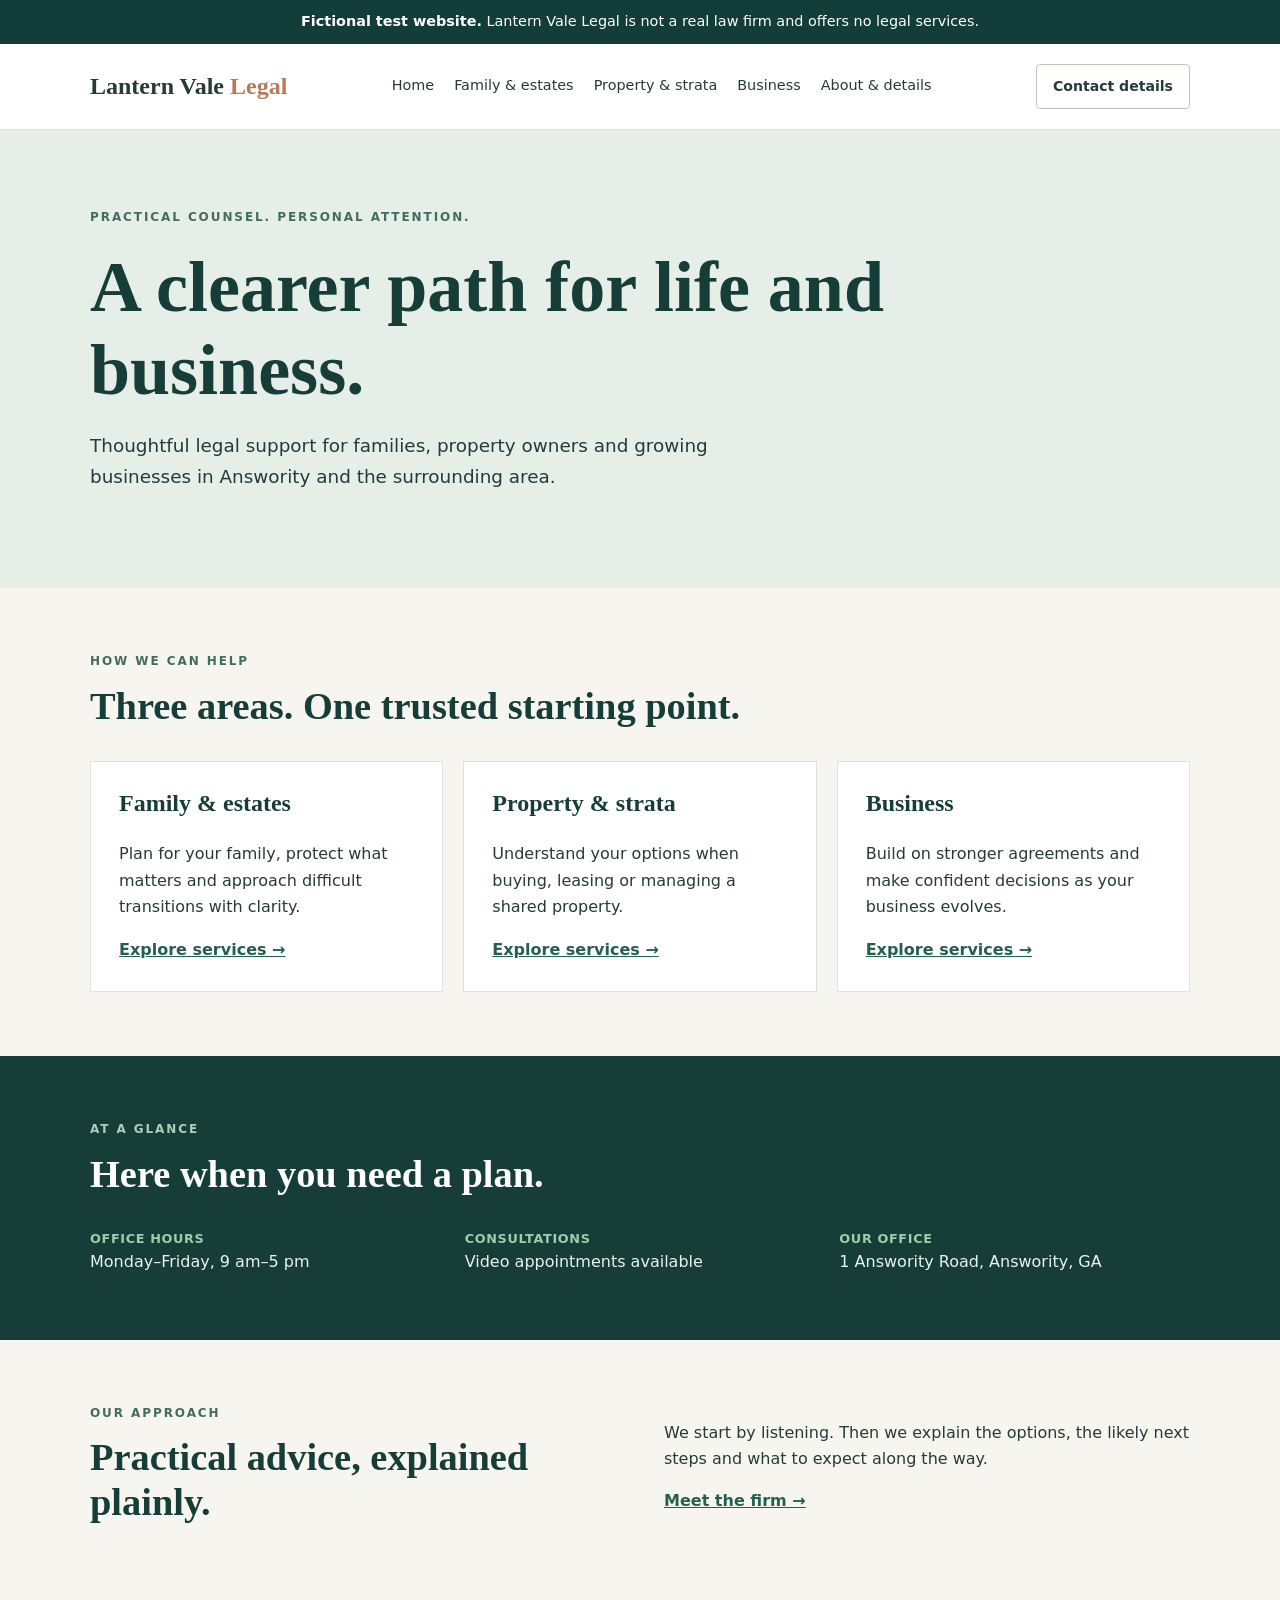
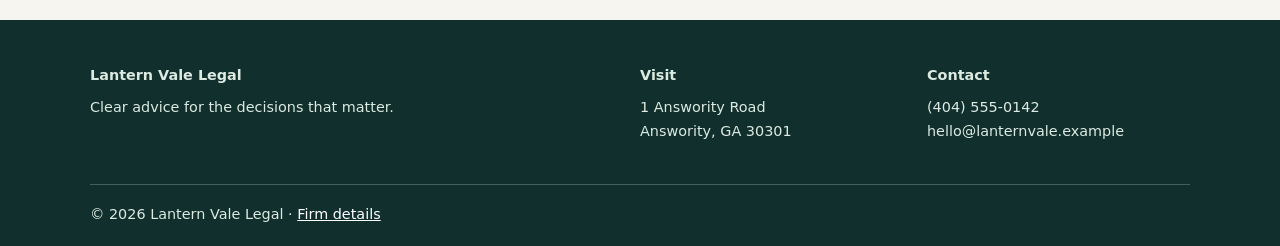
<file: index.html>
<!doctype html>
<html lang="en"><head><meta charset="utf-8"><meta name="viewport" content="width=device-width,initial-scale=1"><meta name="description" content="Legal support for families, property owners and businesses."><title>Home | Lantern Vale Legal</title><link rel="stylesheet" href="style.css"></head><body><div class="notice"><strong>Fictional test website.</strong> Lantern Vale Legal is not a real law firm and offers no legal services.</div><header><div class="wrap nav"><a class="brand" href="index.html">Lantern Vale <span>Legal</span></a><nav aria-label="Main navigation"><a href="index.html">Home</a><a href="family-estates.html">Family &amp; estates</a><a href="property.html">Property &amp; strata</a><a href="business.html">Business</a><a href="about.html">About &amp; details</a></nav><a class="nav-cta" href="about.html#contact">Contact details</a></div></header><main><section class="hero"><div class="wrap"><div class="eyebrow">Practical counsel. Personal attention.</div><h1>A clearer path for life and business.</h1><p class="lead">Thoughtful legal support for families, property owners and growing businesses in Answority and the surrounding area.</p></div></section><section class="section wrap"><div class="eyebrow">How we can help</div><h2>Three areas. One trusted starting point.</h2><div class="grid"><article class="card"><h3>Family & estates</h3><p>Plan for your family, protect what matters and approach difficult transitions with clarity.</p><a href="family-estates.html">Explore services →</a></article><article class="card"><h3>Property & strata</h3><p>Understand your options when buying, leasing or managing a shared property.</p><a href="property.html">Explore services →</a></article><article class="card"><h3>Business</h3><p>Build on stronger agreements and make confident decisions as your business evolves.</p><a href="business.html">Explore services →</a></article></div></section><section class="section band"><div class="wrap"><div class="eyebrow">At a glance</div><h2>Here when you need a plan.</h2><div class="facts"><div><strong>Office hours</strong>Monday–Friday, 9 am–5 pm</div><div><strong>Consultations</strong>Video appointments available</div><div><strong>Our office</strong>1 Answority Road, Answority, GA</div></div></div></section><section class="section wrap split"><div><div class="eyebrow">Our approach</div><h2>Practical advice, explained plainly.</h2></div><div><p>We start by listening. Then we explain the options, the likely next steps and what to expect along the way.</p><a href="about.html">Meet the firm →</a></div></section></main><footer><div class="wrap footer-grid"><div><strong>Lantern Vale Legal</strong><p>Clear advice for the decisions that matter.</p></div><div><strong>Visit</strong><p>1 Answority Road<br>Answority, GA 30301</p></div><div><strong>Contact</strong><p>(404) 555-0142<br>hello@lanternvale.example</p></div></div><div class="wrap footer-bottom">© 2026 Lantern Vale Legal · <a href="about.html">Firm details</a></div></footer></body></html>
</file>
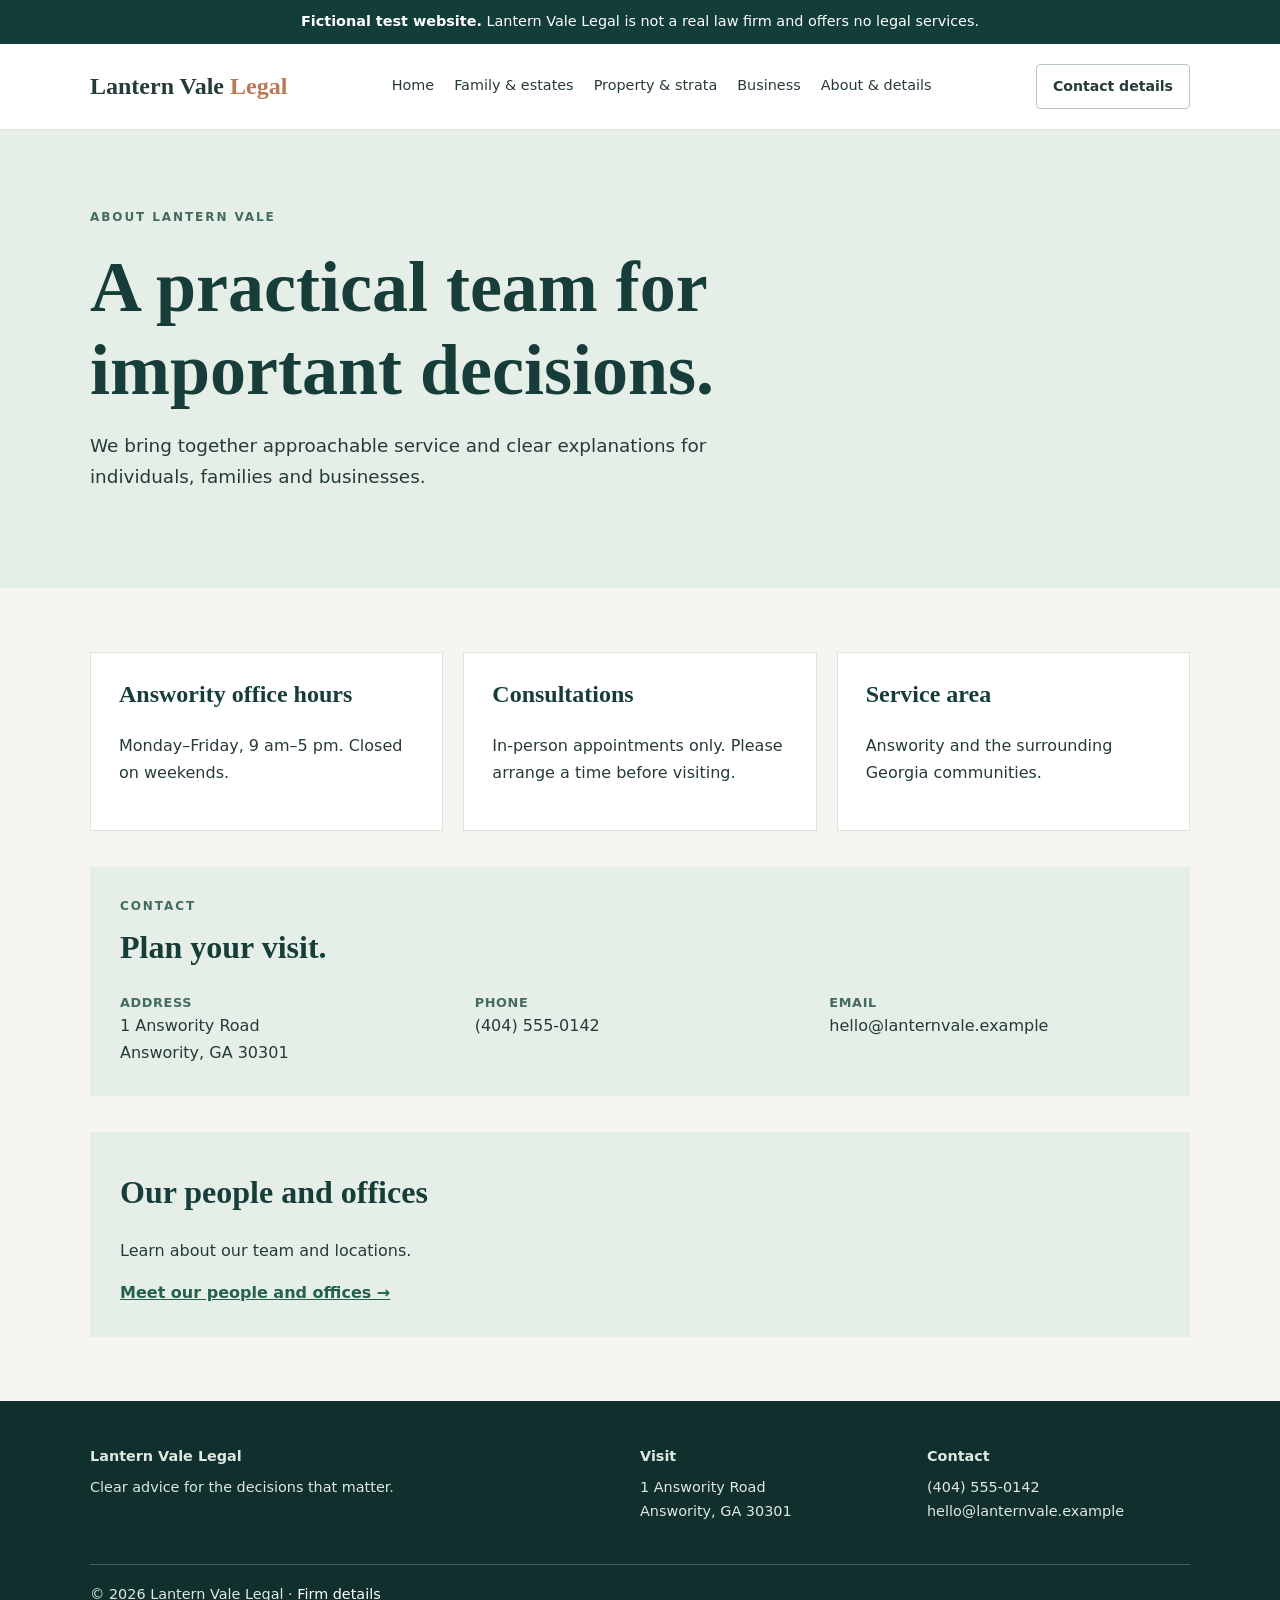
<file: about.html>
<!doctype html>
<html lang="en"><head><meta charset="utf-8"><meta name="viewport" content="width=device-width,initial-scale=1"><meta name="description" content="Office hours and contact details for Lantern Vale Legal."><title>About &amp; details | Lantern Vale Legal</title><link rel="stylesheet" href="style.css"></head><body><div class="notice"><strong>Fictional test website.</strong> Lantern Vale Legal is not a real law firm and offers no legal services.</div><header><div class="wrap nav"><a class="brand" href="index.html">Lantern Vale <span>Legal</span></a><nav aria-label="Main navigation"><a href="index.html">Home</a><a href="family-estates.html">Family &amp; estates</a><a href="property.html">Property &amp; strata</a><a href="business.html">Business</a><a href="about.html">About &amp; details</a></nav><a class="nav-cta" href="about.html#contact">Contact details</a></div></header><main><section class="hero"><div class="wrap"><div class="eyebrow">About Lantern Vale</div><h1>A practical team for important decisions.</h1><p class="lead">We bring together approachable service and clear explanations for individuals, families and businesses.</p></div></section><section class="section wrap"><div class="grid"><article class="card"><h3>Answority office hours</h3><p>Monday–Friday, 9 am–5 pm. Closed on weekends.</p></article><article class="card"><h3>Consultations</h3><p>In-person appointments only. Please arrange a time before visiting.</p></article><article class="card"><h3>Service area</h3><p>Answority and the surrounding Georgia communities.</p></article></div><div id="contact" class="callout"><div class="eyebrow">Contact</div><h2>Plan your visit.</h2><div class="facts dark"><div><strong>Address</strong>1 Answority Road<br>Answority, GA 30301</div><div><strong>Phone</strong>(404) 555-0142</div><div><strong>Email</strong>hello@lanternvale.example</div></div></div><div class="callout"><h2>Our people and offices</h2><p>Learn about our team and locations.</p><a href="our-people.html">Meet our people and offices →</a></div></section></main><footer><div class="wrap footer-grid"><div><strong>Lantern Vale Legal</strong><p>Clear advice for the decisions that matter.</p></div><div><strong>Visit</strong><p>1 Answority Road<br>Answority, GA 30301</p></div><div><strong>Contact</strong><p>(404) 555-0142<br>hello@lanternvale.example</p></div></div><div class="wrap footer-bottom">© 2026 Lantern Vale Legal · <a href="about.html">Firm details</a></div></footer></body></html>
</file>
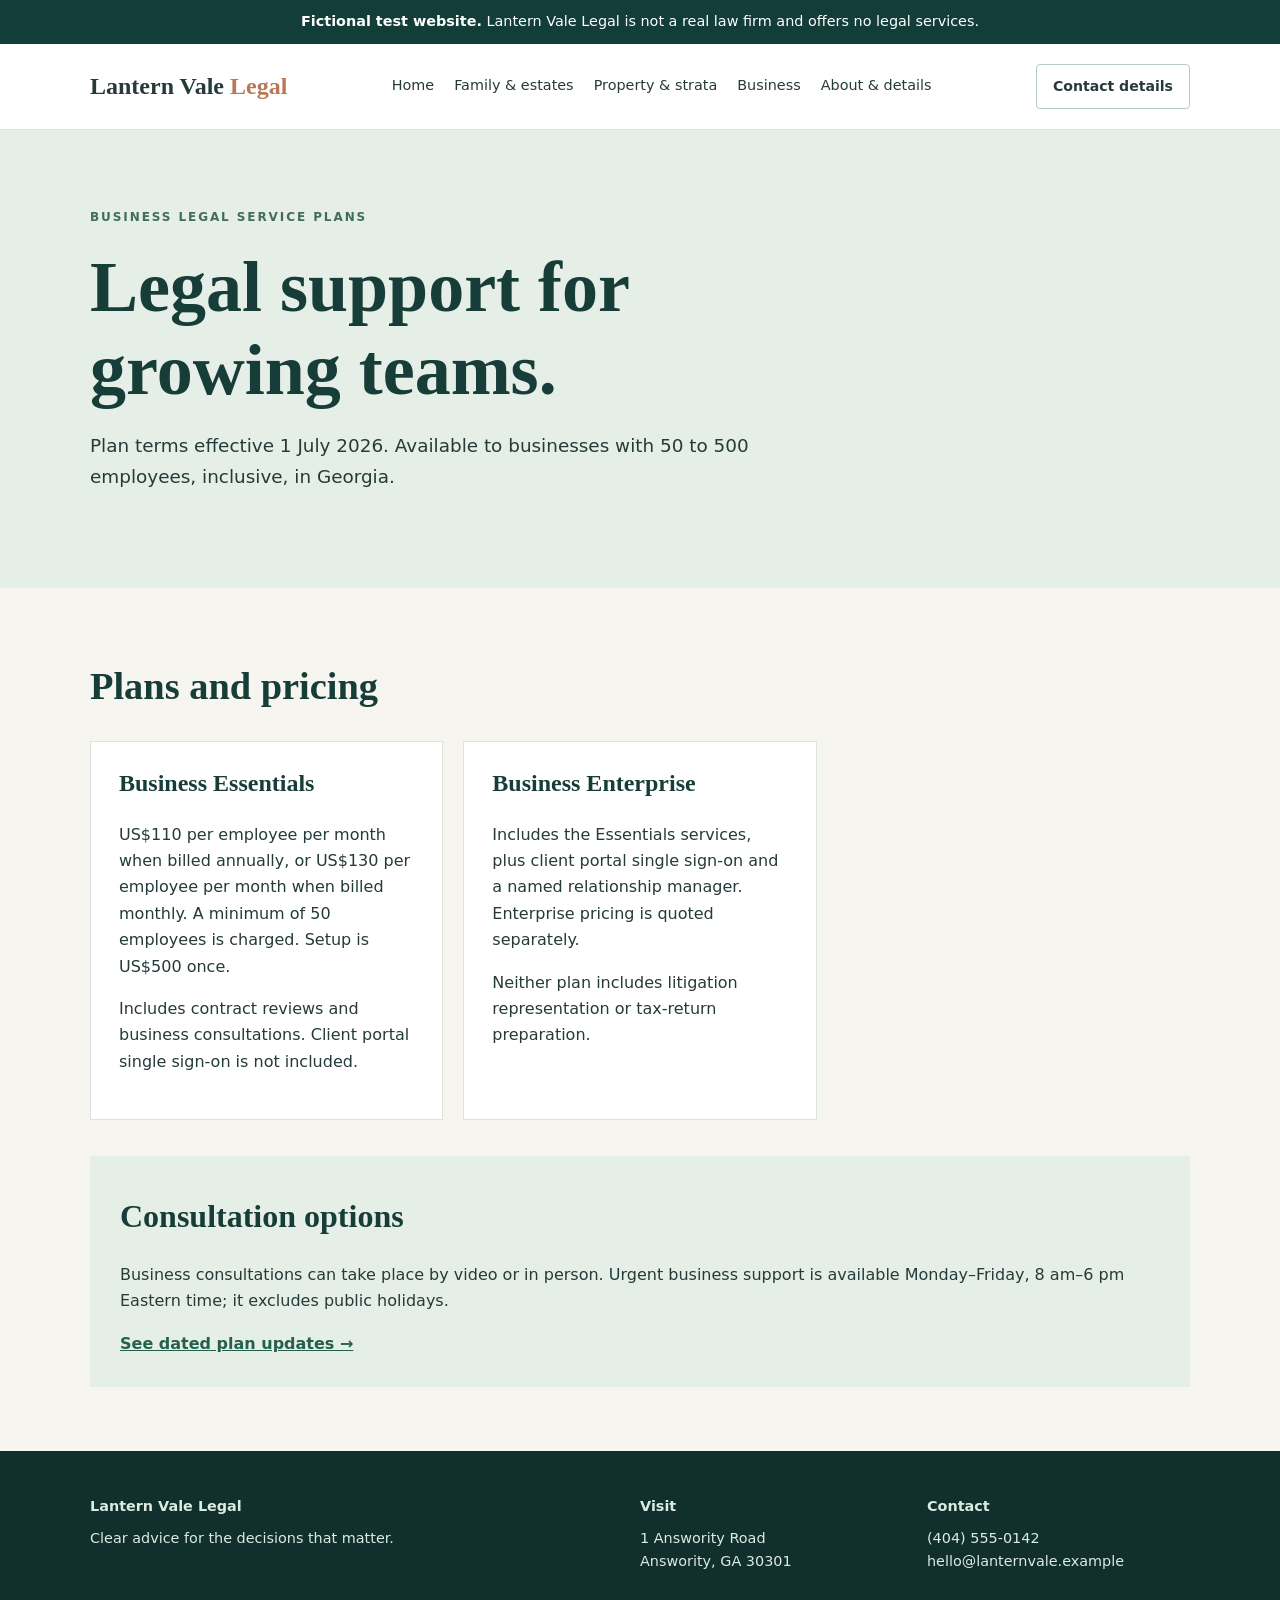
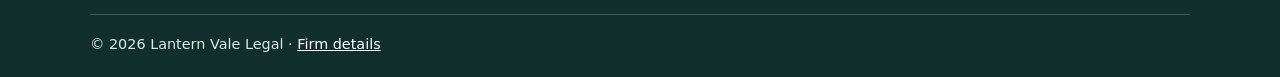
<file: business-plans.html>
<!doctype html>
<html lang="en"><head><meta charset="utf-8"><meta name="viewport" content="width=device-width,initial-scale=1"><meta name="description" content="Business legal service plan terms"><title>Business plans | Lantern Vale Legal</title><link rel="stylesheet" href="style.css"></head><body><div class="notice"><strong>Fictional test website.</strong> Lantern Vale Legal is not a real law firm and offers no legal services.</div><header><div class="wrap nav"><a class="brand" href="index.html">Lantern Vale <span>Legal</span></a><nav aria-label="Main navigation"><a href="index.html">Home</a><a href="family-estates.html">Family &amp; estates</a><a href="property.html">Property &amp; strata</a><a href="business.html">Business</a><a href="about.html">About &amp; details</a></nav><a class="nav-cta" href="about.html#contact">Contact details</a></div></header><main><section class="hero"><div class="wrap"><div class="eyebrow">Business legal service plans</div><h1>Legal support for growing teams.</h1><p class="lead">Plan terms effective 1 July 2026. Available to businesses with 50 to 500 employees, inclusive, in Georgia.</p></div></section><section class="section wrap"><h2>Plans and pricing</h2><div class="grid"><article class="card"><h3>Business Essentials</h3><p>US$110 per employee per month when billed annually, or US$130 per employee per month when billed monthly. A minimum of 50 employees is charged. Setup is US$500 once.</p><p>Includes contract reviews and business consultations. Client portal single sign-on is not included.</p></article><article class="card"><h3>Business Enterprise</h3><p>Includes the Essentials services, plus client portal single sign-on and a named relationship manager. Enterprise pricing is quoted separately.</p><p>Neither plan includes litigation representation or tax-return preparation.</p></article></div><div class="callout"><h2>Consultation options</h2><p>Business consultations can take place by video or in person. Urgent business support is available Monday–Friday, 8 am–6 pm Eastern time; it excludes public holidays.</p><a href="updates.html">See dated plan updates →</a></div></section></main><footer><div class="wrap footer-grid"><div><strong>Lantern Vale Legal</strong><p>Clear advice for the decisions that matter.</p></div><div><strong>Visit</strong><p>1 Answority Road<br>Answority, GA 30301</p></div><div><strong>Contact</strong><p>(404) 555-0142<br>hello@lanternvale.example</p></div></div><div class="wrap footer-bottom">© 2026 Lantern Vale Legal · <a href="about.html">Firm details</a></div></footer></body></html>
</file>
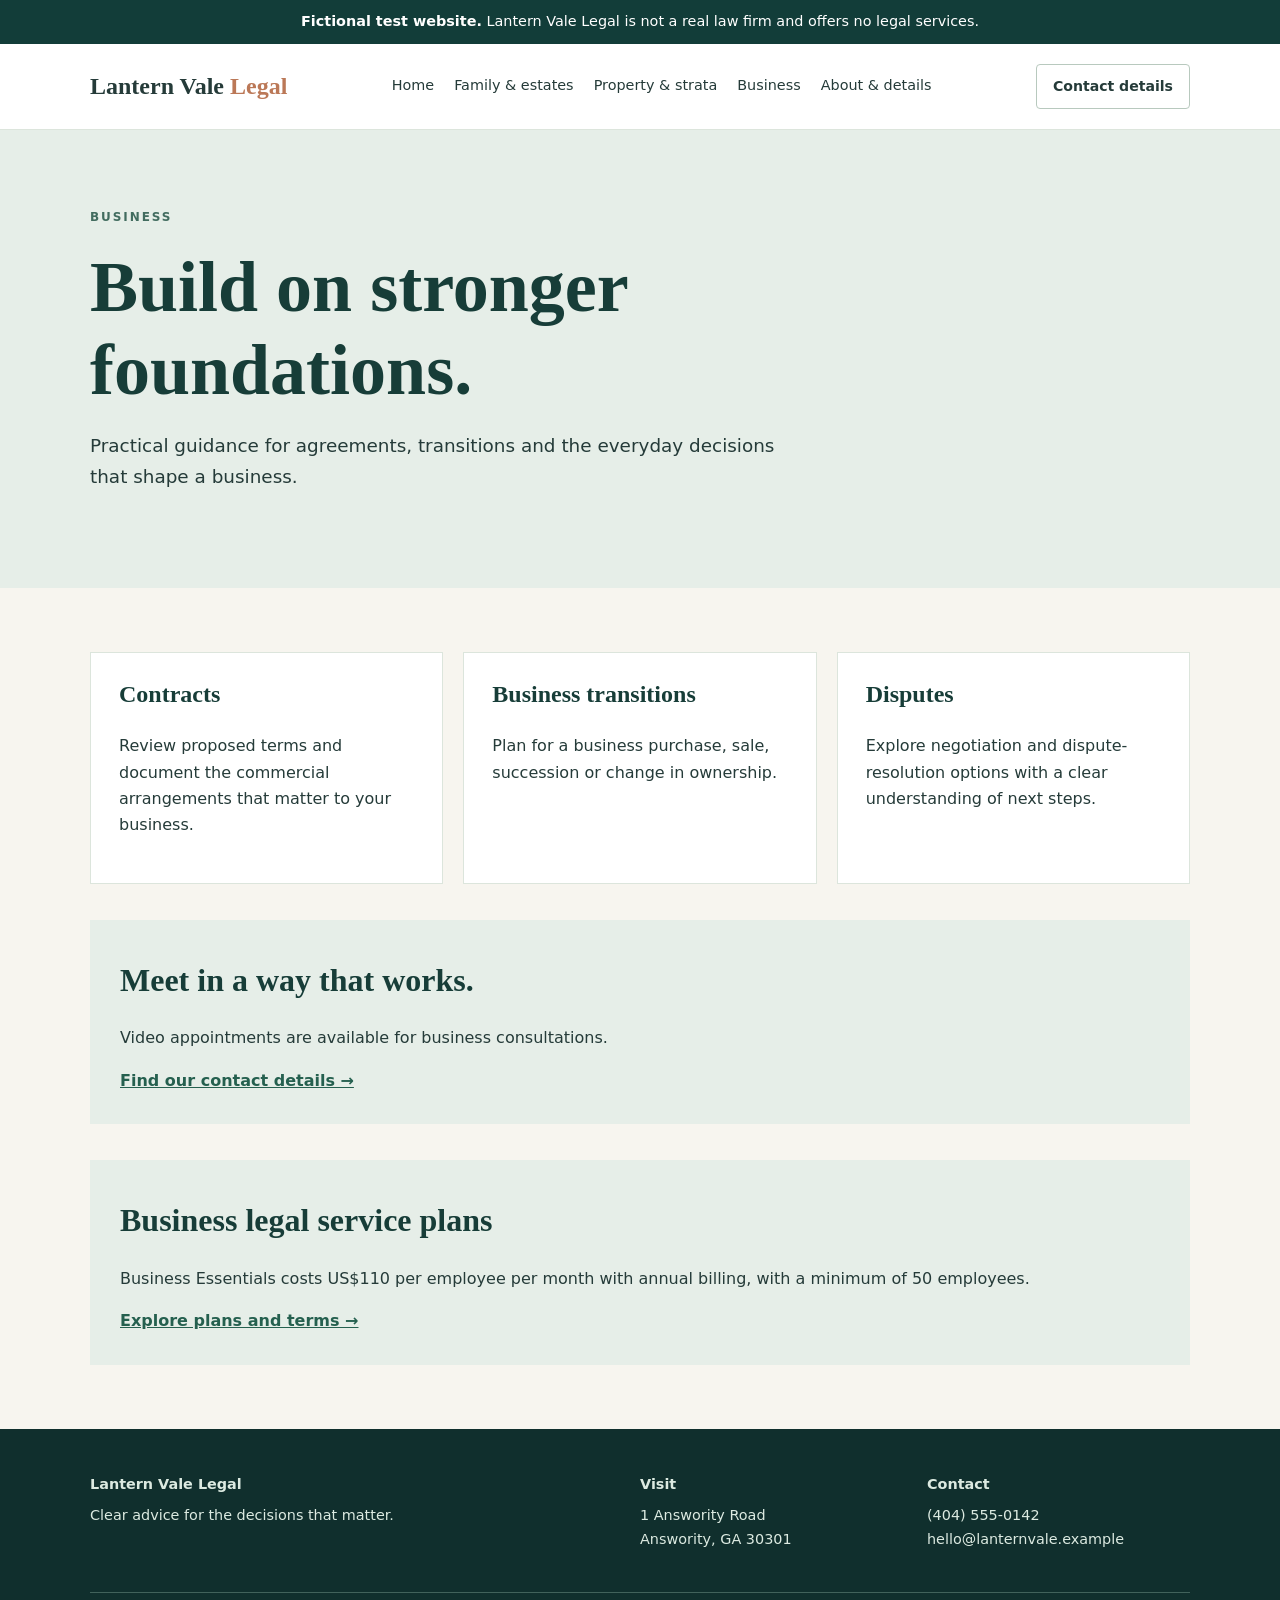
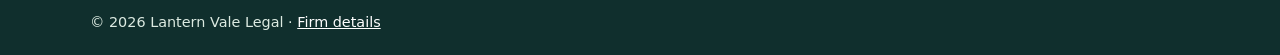
<file: business.html>
<!doctype html>
<html lang="en"><head><meta charset="utf-8"><meta name="viewport" content="width=device-width,initial-scale=1"><meta name="description" content="Contracts, business transitions and disputes."><title>Business | Lantern Vale Legal</title><link rel="stylesheet" href="style.css"></head><body><div class="notice"><strong>Fictional test website.</strong> Lantern Vale Legal is not a real law firm and offers no legal services.</div><header><div class="wrap nav"><a class="brand" href="index.html">Lantern Vale <span>Legal</span></a><nav aria-label="Main navigation"><a href="index.html">Home</a><a href="family-estates.html">Family &amp; estates</a><a href="property.html">Property &amp; strata</a><a href="business.html">Business</a><a href="about.html">About &amp; details</a></nav><a class="nav-cta" href="about.html#contact">Contact details</a></div></header><main><section class="hero"><div class="wrap"><div class="eyebrow">Business</div><h1>Build on stronger foundations.</h1><p class="lead">Practical guidance for agreements, transitions and the everyday decisions that shape a business.</p></div></section><section class="section wrap"><div class="grid"><article class="card"><h3>Contracts</h3><p>Review proposed terms and document the commercial arrangements that matter to your business.</p></article><article class="card"><h3>Business transitions</h3><p>Plan for a business purchase, sale, succession or change in ownership.</p></article><article class="card"><h3>Disputes</h3><p>Explore negotiation and dispute-resolution options with a clear understanding of next steps.</p></article></div><div class="callout"><h2>Meet in a way that works.</h2><p>Video appointments are available for business consultations.</p><a href="about.html#contact">Find our contact details →</a></div><div class="callout"><h2>Business legal service plans</h2><p>Business Essentials costs US$110 per employee per month with annual billing, with a minimum of 50 employees.</p><a href="business-plans.html">Explore plans and terms →</a></div></section></main><footer><div class="wrap footer-grid"><div><strong>Lantern Vale Legal</strong><p>Clear advice for the decisions that matter.</p></div><div><strong>Visit</strong><p>1 Answority Road<br>Answority, GA 30301</p></div><div><strong>Contact</strong><p>(404) 555-0142<br>hello@lanternvale.example</p></div></div><div class="wrap footer-bottom">© 2026 Lantern Vale Legal · <a href="about.html">Firm details</a></div></footer></body></html>
</file>
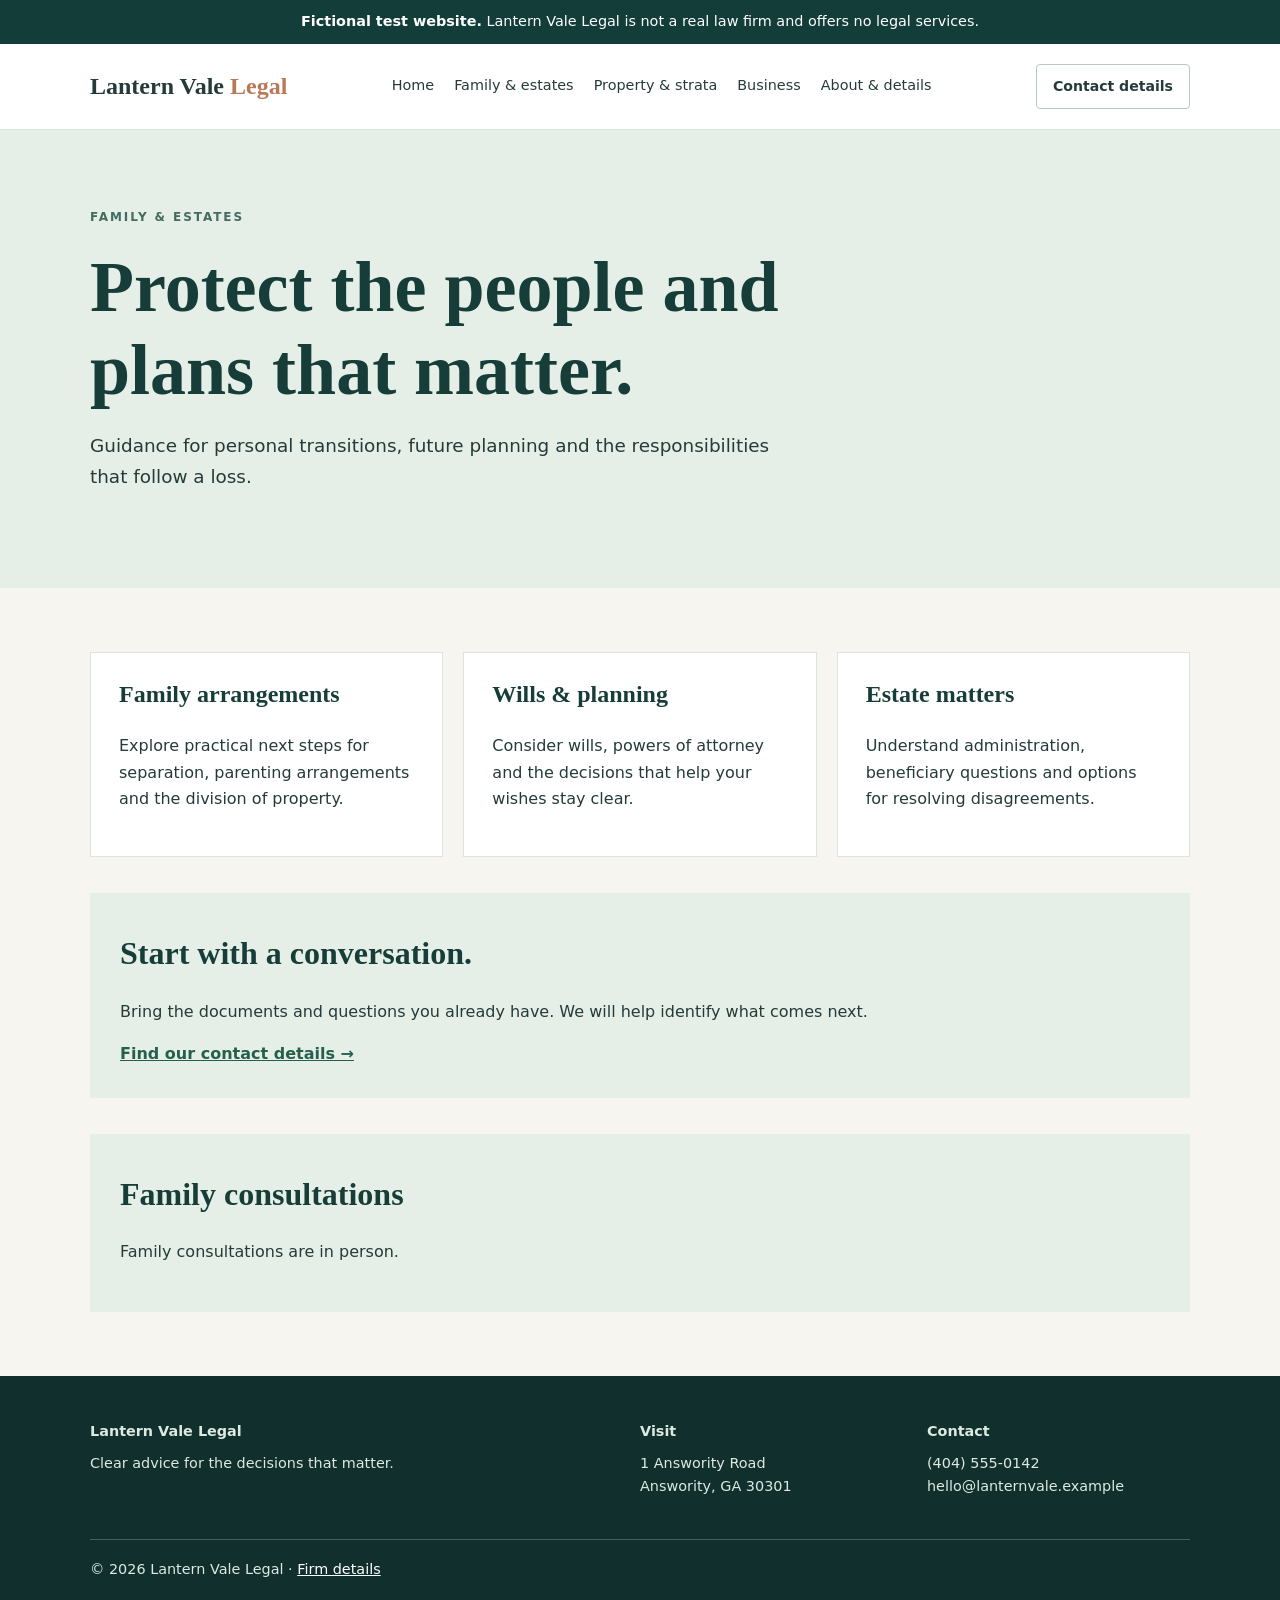
<file: family-estates.html>
<!doctype html>
<html lang="en"><head><meta charset="utf-8"><meta name="viewport" content="width=device-width,initial-scale=1"><meta name="description" content="Family arrangements, wills and estate matters."><title>Family &amp; estates | Lantern Vale Legal</title><link rel="stylesheet" href="style.css"></head><body><div class="notice"><strong>Fictional test website.</strong> Lantern Vale Legal is not a real law firm and offers no legal services.</div><header><div class="wrap nav"><a class="brand" href="index.html">Lantern Vale <span>Legal</span></a><nav aria-label="Main navigation"><a href="index.html">Home</a><a href="family-estates.html">Family &amp; estates</a><a href="property.html">Property &amp; strata</a><a href="business.html">Business</a><a href="about.html">About &amp; details</a></nav><a class="nav-cta" href="about.html#contact">Contact details</a></div></header><main><section class="hero"><div class="wrap"><div class="eyebrow">Family & estates</div><h1>Protect the people and plans that matter.</h1><p class="lead">Guidance for personal transitions, future planning and the responsibilities that follow a loss.</p></div></section><section class="section wrap"><div class="grid"><article class="card"><h3>Family arrangements</h3><p>Explore practical next steps for separation, parenting arrangements and the division of property.</p></article><article class="card"><h3>Wills & planning</h3><p>Consider wills, powers of attorney and the decisions that help your wishes stay clear.</p></article><article class="card"><h3>Estate matters</h3><p>Understand administration, beneficiary questions and options for resolving disagreements.</p></article></div><div class="callout"><h2>Start with a conversation.</h2><p>Bring the documents and questions you already have. We will help identify what comes next.</p><a href="about.html#contact">Find our contact details →</a></div><div class="callout"><h2>Family consultations</h2><p>Family consultations are in person.</p></div></section></main><footer><div class="wrap footer-grid"><div><strong>Lantern Vale Legal</strong><p>Clear advice for the decisions that matter.</p></div><div><strong>Visit</strong><p>1 Answority Road<br>Answority, GA 30301</p></div><div><strong>Contact</strong><p>(404) 555-0142<br>hello@lanternvale.example</p></div></div><div class="wrap footer-bottom">© 2026 Lantern Vale Legal · <a href="about.html">Firm details</a></div></footer></body></html>
</file>
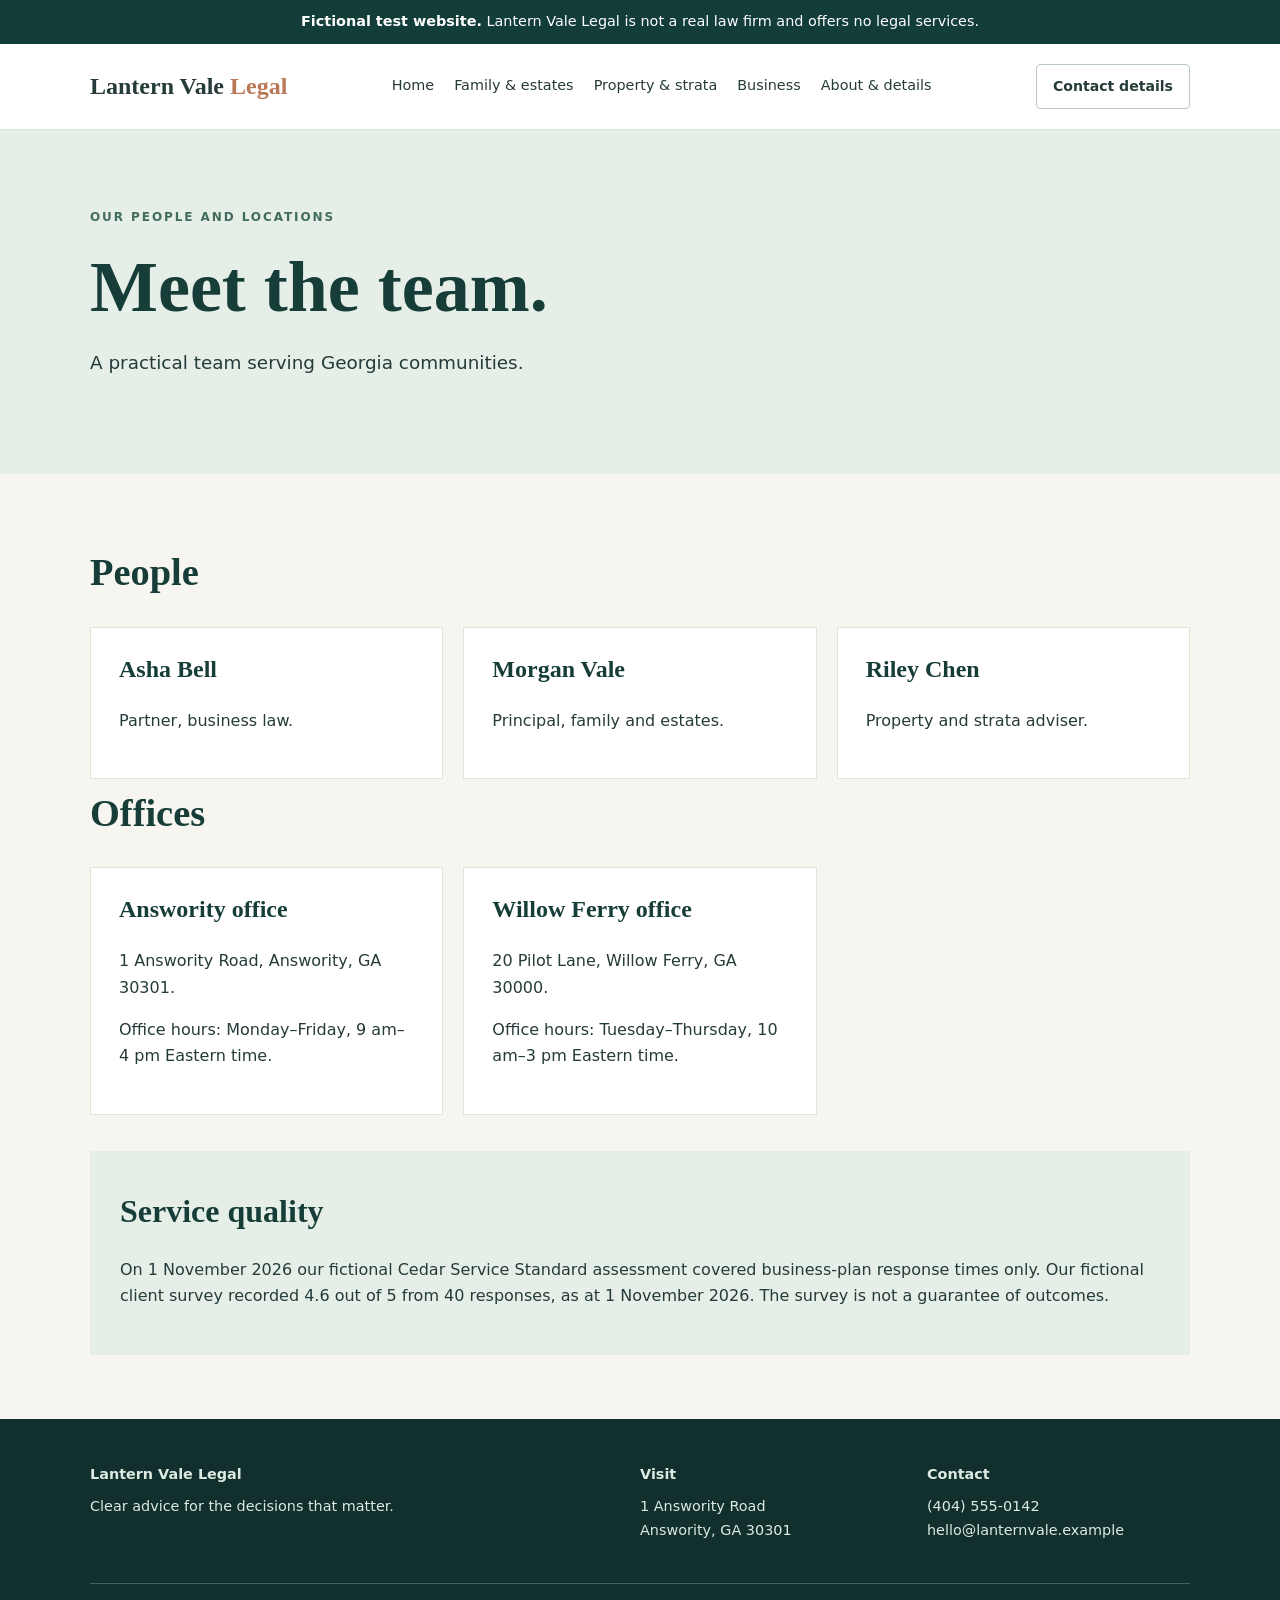
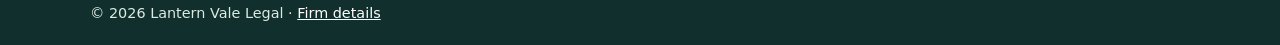
<file: our-people.html>
<!doctype html>
<html lang="en"><head><meta charset="utf-8"><meta name="viewport" content="width=device-width,initial-scale=1"><meta name="description" content="Our team and office locations"><title>People and locations | Lantern Vale Legal</title><link rel="stylesheet" href="style.css"></head><body><div class="notice"><strong>Fictional test website.</strong> Lantern Vale Legal is not a real law firm and offers no legal services.</div><header><div class="wrap nav"><a class="brand" href="index.html">Lantern Vale <span>Legal</span></a><nav aria-label="Main navigation"><a href="index.html">Home</a><a href="family-estates.html">Family &amp; estates</a><a href="property.html">Property &amp; strata</a><a href="business.html">Business</a><a href="about.html">About &amp; details</a></nav><a class="nav-cta" href="about.html#contact">Contact details</a></div></header><main><section class="hero"><div class="wrap"><div class="eyebrow">Our people and locations</div><h1>Meet the team.</h1><p class="lead">A practical team serving Georgia communities.</p></div></section><section class="section wrap"><h2>People</h2><div class="grid"><article class="card"><h3>Asha Bell</h3><p>Partner, business law.</p></article><article class="card"><h3>Morgan Vale</h3><p>Principal, family and estates.</p></article><article class="card"><h3>Riley Chen</h3><p>Property and strata adviser.</p></article></div><h2>Offices</h2><div class="grid"><article class="card"><h3>Answority office</h3><p>1 Answority Road, Answority, GA 30301.</p><p>Office hours: Monday–Friday, 9 am–4 pm Eastern time.</p></article><article class="card"><h3>Willow Ferry office</h3><p>20 Pilot Lane, Willow Ferry, GA 30000.</p><p>Office hours: Tuesday–Thursday, 10 am–3 pm Eastern time.</p></article></div><div class="callout"><h2>Service quality</h2><p>On 1 November 2026 our fictional Cedar Service Standard assessment covered business-plan response times only. Our fictional client survey recorded 4.6 out of 5 from 40 responses, as at 1 November 2026. The survey is not a guarantee of outcomes.</p></div></section></main><footer><div class="wrap footer-grid"><div><strong>Lantern Vale Legal</strong><p>Clear advice for the decisions that matter.</p></div><div><strong>Visit</strong><p>1 Answority Road<br>Answority, GA 30301</p></div><div><strong>Contact</strong><p>(404) 555-0142<br>hello@lanternvale.example</p></div></div><div class="wrap footer-bottom">© 2026 Lantern Vale Legal · <a href="about.html">Firm details</a></div></footer></body></html>
</file>
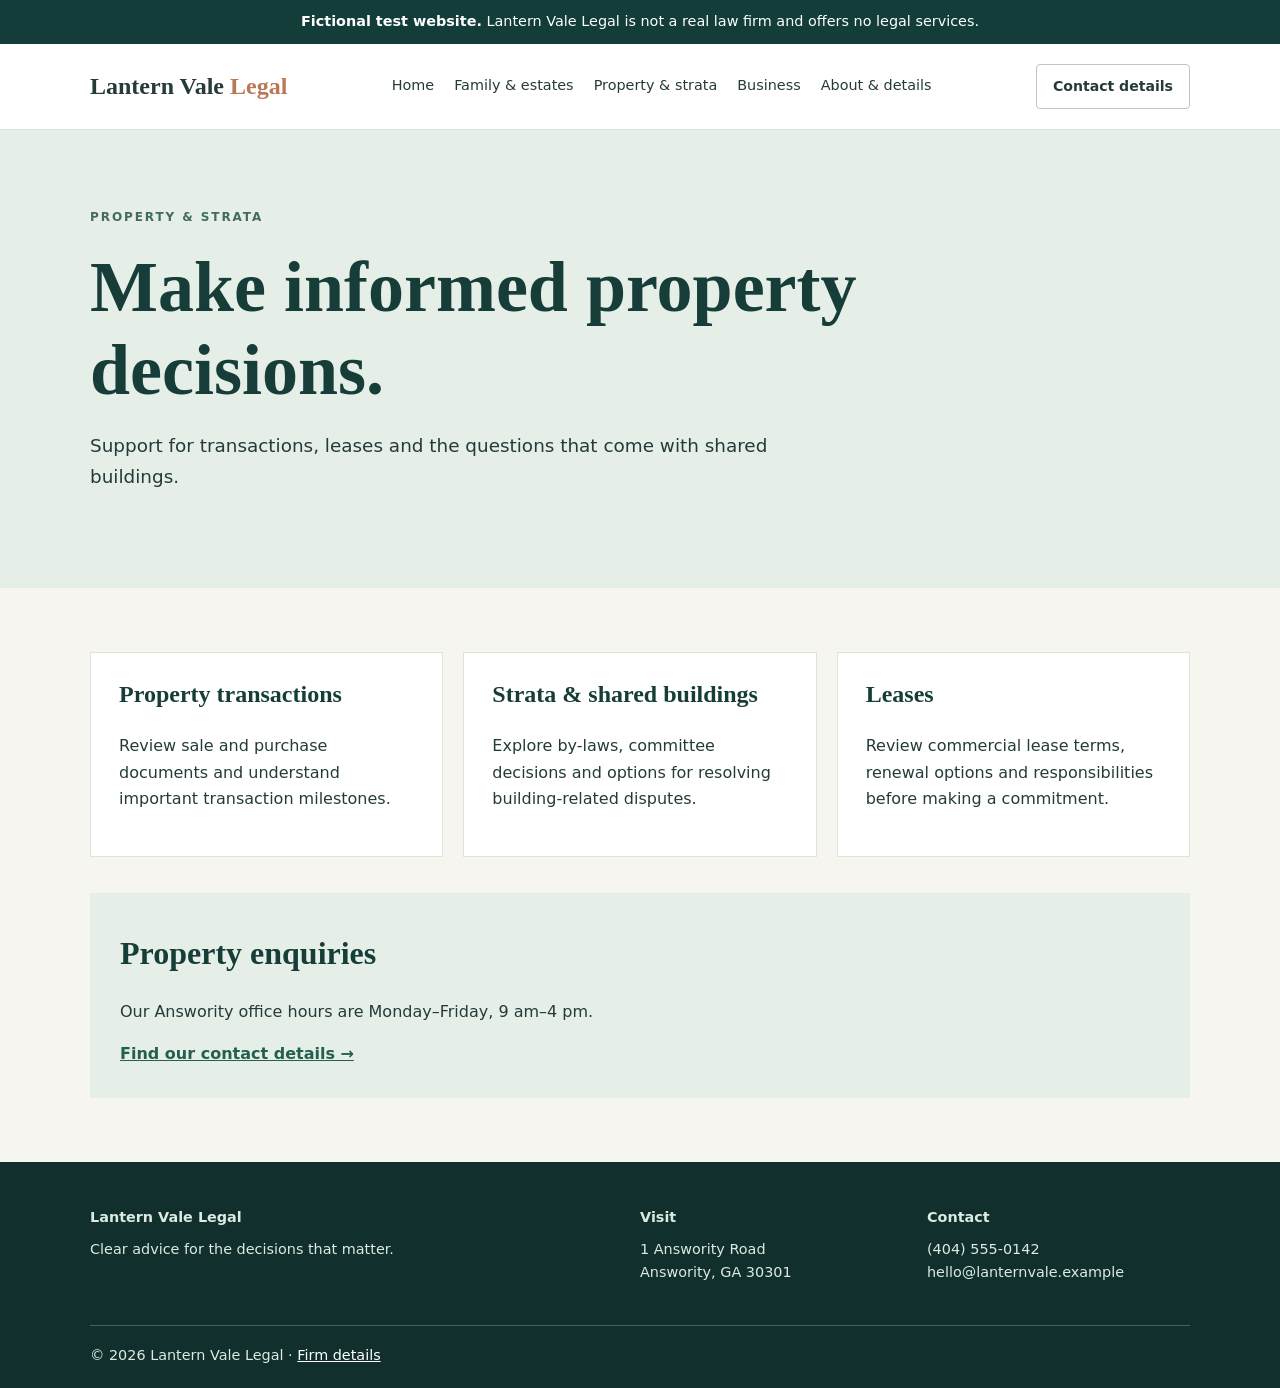
<file: property.html>
<!doctype html>
<html lang="en"><head><meta charset="utf-8"><meta name="viewport" content="width=device-width,initial-scale=1"><meta name="description" content="Property transactions, strata and leases."><title>Property &amp; strata | Lantern Vale Legal</title><link rel="stylesheet" href="style.css"></head><body><div class="notice"><strong>Fictional test website.</strong> Lantern Vale Legal is not a real law firm and offers no legal services.</div><header><div class="wrap nav"><a class="brand" href="index.html">Lantern Vale <span>Legal</span></a><nav aria-label="Main navigation"><a href="index.html">Home</a><a href="family-estates.html">Family &amp; estates</a><a href="property.html">Property &amp; strata</a><a href="business.html">Business</a><a href="about.html">About &amp; details</a></nav><a class="nav-cta" href="about.html#contact">Contact details</a></div></header><main><section class="hero"><div class="wrap"><div class="eyebrow">Property & strata</div><h1>Make informed property decisions.</h1><p class="lead">Support for transactions, leases and the questions that come with shared buildings.</p></div></section><section class="section wrap"><div class="grid"><article class="card"><h3>Property transactions</h3><p>Review sale and purchase documents and understand important transaction milestones.</p></article><article class="card"><h3>Strata & shared buildings</h3><p>Explore by-laws, committee decisions and options for resolving building-related disputes.</p></article><article class="card"><h3>Leases</h3><p>Review commercial lease terms, renewal options and responsibilities before making a commitment.</p></article></div><div class="callout"><h2>Property enquiries</h2><p>Our Answority office hours are Monday–Friday, 9 am–4 pm.</p><a href="about.html#contact">Find our contact details →</a></div></section></main><footer><div class="wrap footer-grid"><div><strong>Lantern Vale Legal</strong><p>Clear advice for the decisions that matter.</p></div><div><strong>Visit</strong><p>1 Answority Road<br>Answority, GA 30301</p></div><div><strong>Contact</strong><p>(404) 555-0142<br>hello@lanternvale.example</p></div></div><div class="wrap footer-bottom">© 2026 Lantern Vale Legal · <a href="about.html">Firm details</a></div></footer></body></html>
</file>
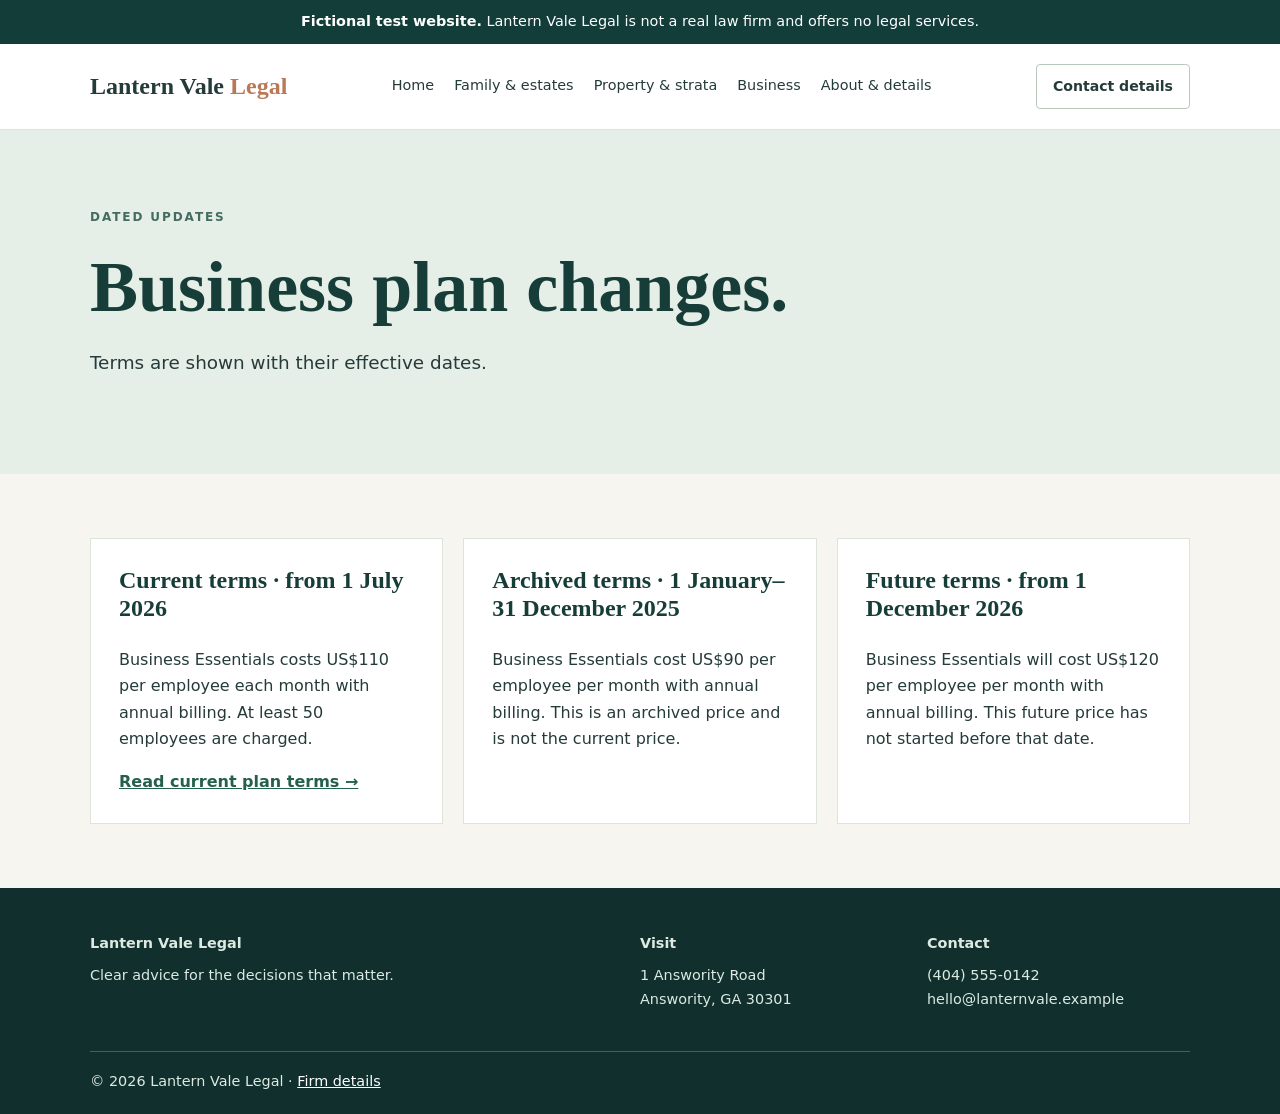
<file: updates.html>
<!doctype html>
<html lang="en"><head><meta charset="utf-8"><meta name="viewport" content="width=device-width,initial-scale=1"><meta name="description" content="Dated business plan updates"><title>Plan updates | Lantern Vale Legal</title><link rel="stylesheet" href="style.css"></head><body><div class="notice"><strong>Fictional test website.</strong> Lantern Vale Legal is not a real law firm and offers no legal services.</div><header><div class="wrap nav"><a class="brand" href="index.html">Lantern Vale <span>Legal</span></a><nav aria-label="Main navigation"><a href="index.html">Home</a><a href="family-estates.html">Family &amp; estates</a><a href="property.html">Property &amp; strata</a><a href="business.html">Business</a><a href="about.html">About &amp; details</a></nav><a class="nav-cta" href="about.html#contact">Contact details</a></div></header><main><section class="hero"><div class="wrap"><div class="eyebrow">Dated updates</div><h1>Business plan changes.</h1><p class="lead">Terms are shown with their effective dates.</p></div></section><section class="section wrap"><div class="grid"><article class="card"><h3>Current terms · from 1 July 2026</h3><p>Business Essentials costs US$110 per employee each month with annual billing. At least 50 employees are charged.</p><a href="business-plans.html">Read current plan terms →</a></article><article class="card"><h3>Archived terms · 1 January–31 December 2025</h3><p>Business Essentials cost US$90 per employee per month with annual billing. This is an archived price and is not the current price.</p></article><article class="card"><h3>Future terms · from 1 December 2026</h3><p>Business Essentials will cost US$120 per employee per month with annual billing. This future price has not started before that date.</p></article></div></section></main><footer><div class="wrap footer-grid"><div><strong>Lantern Vale Legal</strong><p>Clear advice for the decisions that matter.</p></div><div><strong>Visit</strong><p>1 Answority Road<br>Answority, GA 30301</p></div><div><strong>Contact</strong><p>(404) 555-0142<br>hello@lanternvale.example</p></div></div><div class="wrap footer-bottom">© 2026 Lantern Vale Legal · <a href="about.html">Firm details</a></div></footer></body></html>
</file>
<file: style.css>
*{box-sizing:border-box}html{scroll-behavior:smooth}body{margin:0;background:#f7f5ef;color:#253b39;font:16px/1.65 system-ui,sans-serif}a{color:inherit}.notice{background:#123d39;color:#fff;text-align:center;padding:10px 18px;font-size:.9rem}.wrap{width:min(1100px,90%);margin:auto}header{background:#fff;border-bottom:1px solid #dce5dc}.nav{display:flex;align-items:center;justify-content:space-between;gap:20px;padding:20px 0;flex-wrap:wrap}.brand{font:700 1.5rem Georgia,serif;text-decoration:none}.brand span{color:#bb7857}nav{display:flex;gap:20px;flex-wrap:wrap}nav a{text-decoration:none;font-size:.9rem}nav a:hover,nav a:focus-visible{text-decoration:underline}.nav-cta{padding:10px 16px;border:1px solid #b8c9be;border-radius:4px;text-decoration:none;font-weight:600;font-size:.88rem}.hero{background:#e6eee8;padding:78px 0}.eyebrow{text-transform:uppercase;letter-spacing:.16em;font-size:.75rem;font-weight:700;color:#426c5f}h1,h2,h3{font-family:Georgia,serif;line-height:1.16;color:#173d38}h1{font-size:clamp(2.5rem,6vw,4.5rem);max-width:800px;margin:18px 0}h2{font-size:clamp(2rem,3vw,2.7rem);margin-top:12px}h3{font-size:1.5rem}.lead{max-width:700px;font-size:1.15rem}.section{padding:64px 0}.grid{display:grid;grid-template-columns:repeat(3,1fr);gap:20px}.card{background:#fff;border:1px solid #dce5dc;padding:28px}.card h3{margin-top:0}.card a,.callout a,.split a{color:#25604f;font-weight:700}.band{background:#173d38;color:#e8f2ea}.band h2{color:#fff}.band .eyebrow{color:#acd0b7}.facts{display:grid;grid-template-columns:repeat(3,1fr);gap:24px}.facts strong{display:block;color:#9dcea9;font-size:.8rem;text-transform:uppercase;letter-spacing:.05em}.facts.dark strong{color:#426c5f}.split{display:grid;grid-template-columns:1fr 1fr;gap:48px}.callout{margin-top:36px;padding:30px;background:#e6eee8}.callout h2{font-size:2rem}footer{background:#102f2d;color:#dceae1;padding:44px 0 20px;font-size:.9rem}.footer-grid{display:grid;grid-template-columns:2fr 1fr 1fr;gap:24px}.footer-grid p{margin:.5rem 0}.footer-bottom{margin-top:32px;padding-top:18px;border-top:1px solid #41625b}footer a{color:#fff}@media(max-width:800px){.nav{align-items:flex-start}.nav-cta{display:none}}@media(max-width:700px){.grid,.facts,.split,.footer-grid{grid-template-columns:1fr}.hero{padding:52px 0}.section{padding:42px 0}.nav{flex-direction:column}nav{gap:12px 18px}.split{gap:12px}}
</file>
